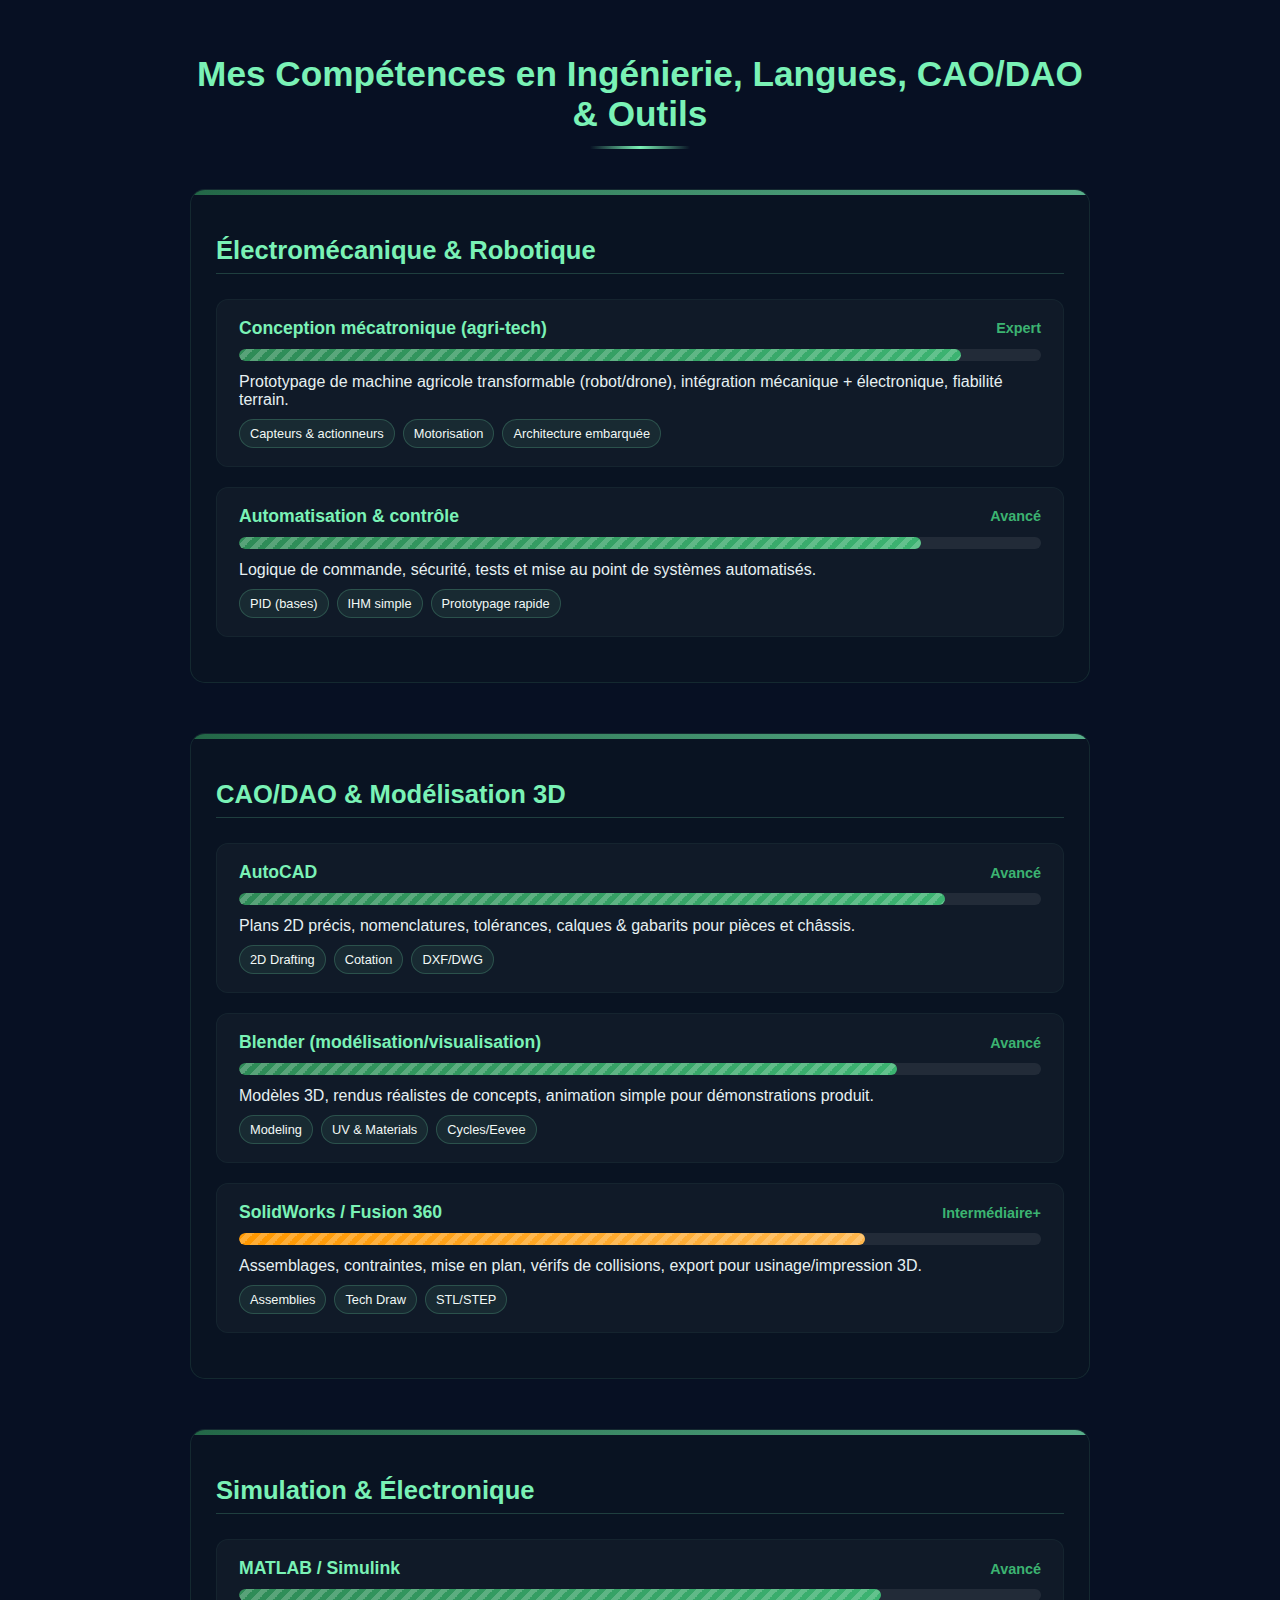
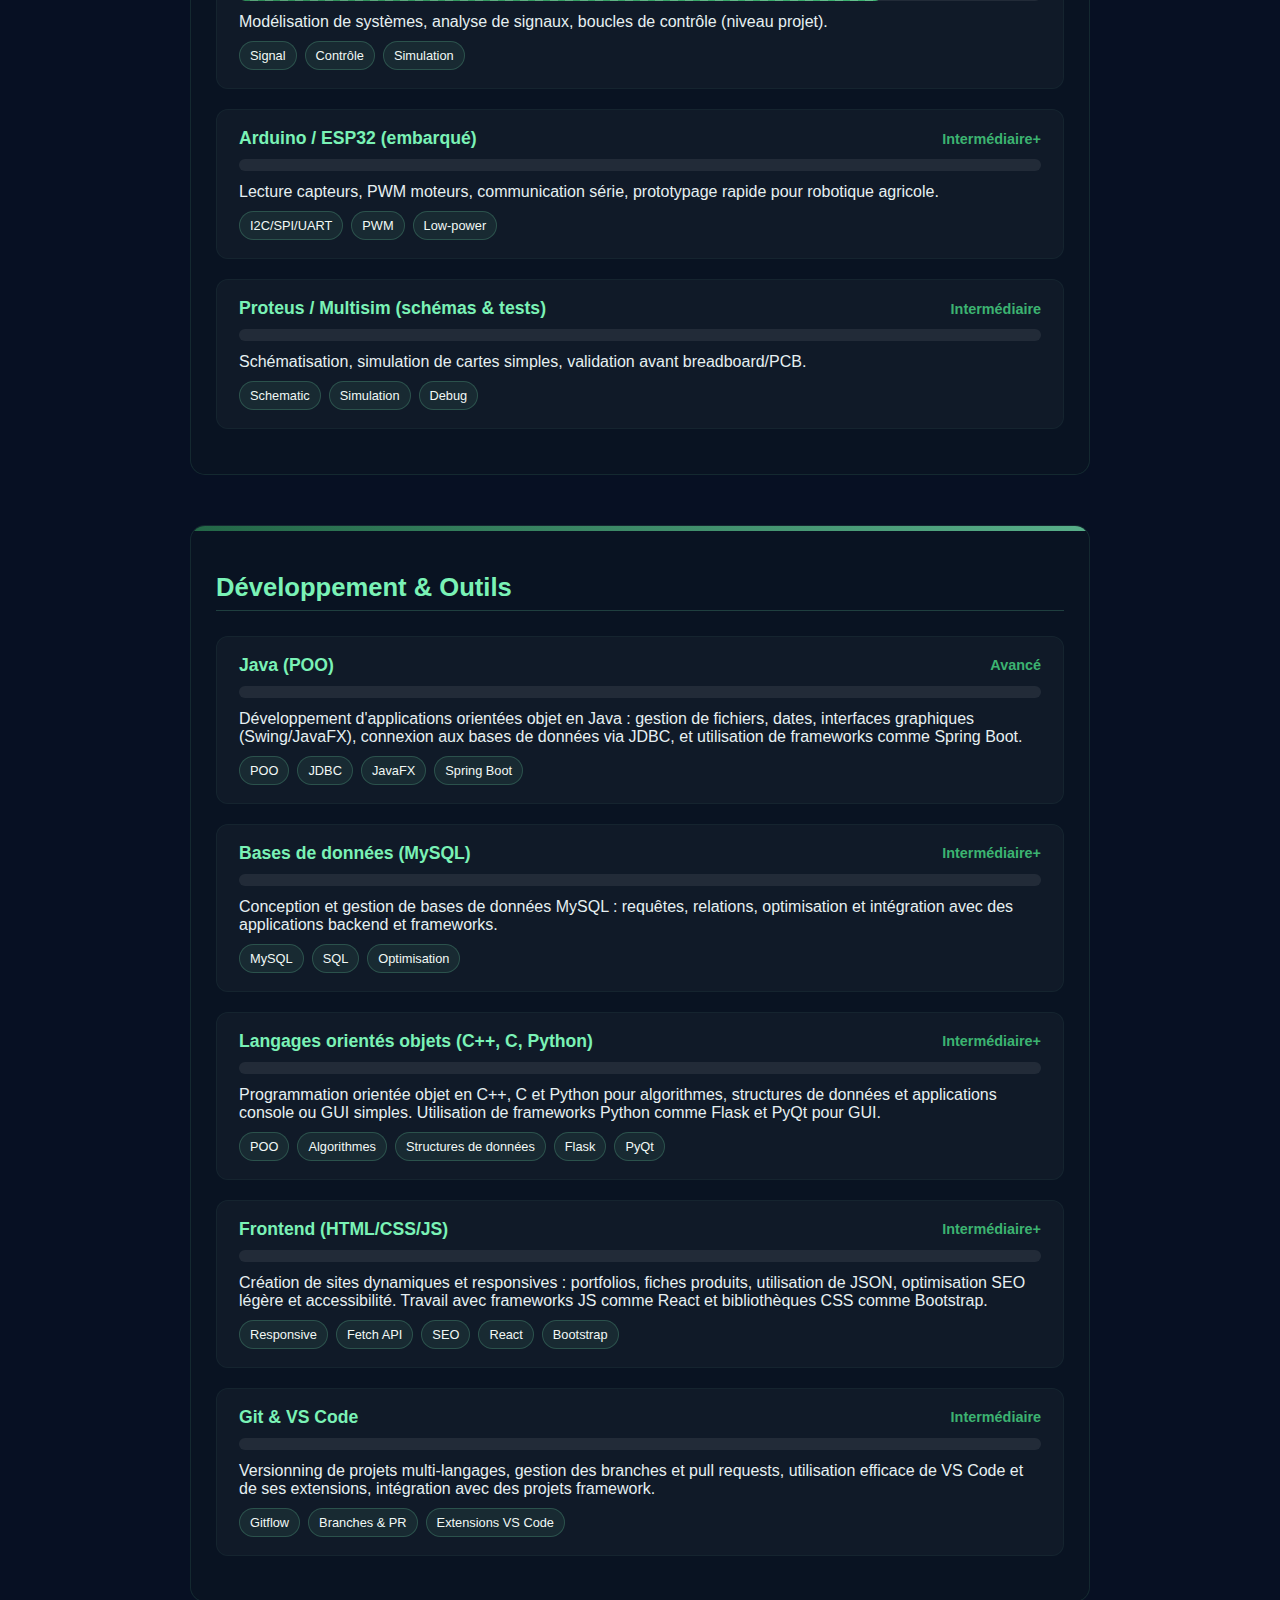
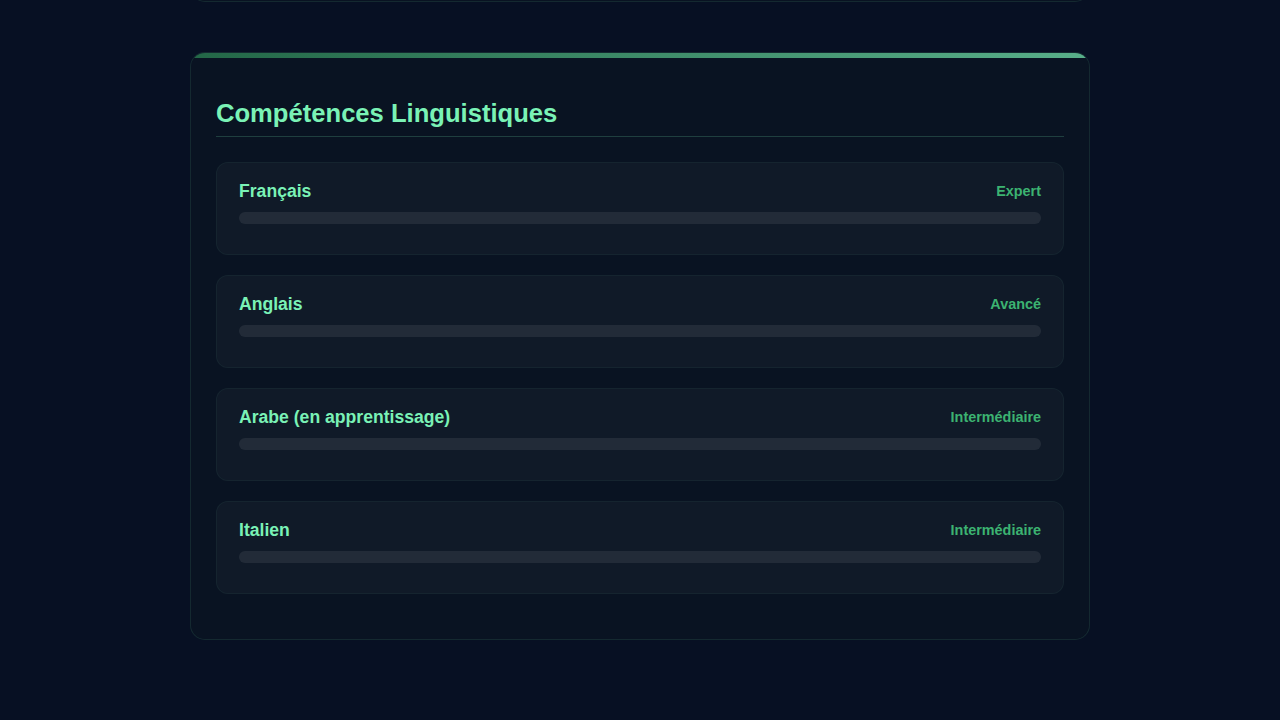
<file: Competences.html>
<!DOCTYPE html>
<html lang="fr">

<head>
    <meta charset="UTF-8" />
    <meta name="viewport" content="width=device-width, initial-scale=1.0" />

    <meta name="robots" content="index, follow" />
    <meta name="description" content="Compétences d’Ondongo Kyso Stachys : électromécanique, robotique agricole, CAO/DAO (AutoCAD, Blender, SolidWorks), simulation (MATLAB/Simulink), et développement." />
    <meta property="og:title" content="Compétences - Portfolio Ondongo Kyso Stachys" />
    <meta property="og:description" content="Ingénierie, robotique, CAO/DAO (AutoCAD, Blender, SolidWorks), simulation (MATLAB), dev & outils." />
    <meta property="og:image" content="Photo/Moi.jpg" />
    <meta property="og:url" content="https://odgks.com/Competences.html" />
    <meta property="og:type" content="website" />
    <meta property="og:locale" content="fr_FR" />
    <title>Compétences - ONDONGO KYSO STACHYS | Ingénierie & Outils</title>
    <link rel="icon" type="image/png" href="Photo/favicon.png">
    <style>
         :root {
            --primary: #2E8B57;
            --secondary: #3CB371;
            --accent: #7AF2B6;
            --dark: #0E2A1C;
            --light: #F1F8F5;
            --text-color: #e6f0f2;
            --bg: #071023
        }
        
        body {
            background: var(--bg);
            color: var(--text-color);
            font-family: 'Inter', Arial, sans-serif;
            margin: 0
        }
        
        .container {
            max-width: 900px;
            margin: 0 auto;
            padding: 30px 20px
        }
        
        h1 {
            text-align: center;
            margin-bottom: 40px;
            color: var(--accent);
            font-size: 2.2rem;
            position: relative;
            padding-bottom: 15px
        }
        
        h1::after {
            content: "";
            position: absolute;
            bottom: 0;
            left: 50%;
            transform: translateX(-50%);
            width: 100px;
            height: 3px;
            background: linear-gradient(90deg, transparent, var(--accent), transparent)
        }
        
        section.category {
            margin-bottom: 50px;
            background: rgba(11, 22, 34, .6);
            border-radius: 15px;
            padding: 25px;
            border: 1px solid rgba(122, 242, 182, .1);
            position: relative;
            overflow: hidden
        }
        
        section.category::before {
            content: "";
            position: absolute;
            top: 0;
            left: 0;
            width: 100%;
            height: 5px;
            background: linear-gradient(90deg, var(--primary), var(--accent));
            opacity: .7
        }
        
        section.category h2 {
            color: var(--accent);
            padding-bottom: 8px;
            margin-bottom: 25px;
            font-size: 1.6rem;
            border-bottom: 1px solid rgba(122, 242, 182, .2)
        }
        
        .skill {
            background: rgba(255, 255, 255, .03);
            border-radius: 12px;
            padding: 18px 22px;
            margin-bottom: 20px;
            cursor: pointer;
            transition: all .4s ease;
            border: 1px solid rgba(122, 242, 182, .05);
            position: relative
        }
        
        .skill:hover {
            transform: translateY(-5px);
            box-shadow: 0 10px 25px rgba(46, 139, 87, .15);
            border-color: rgba(122, 242, 182, .2);
            background: rgba(122, 242, 182, .05)
        }
        
        .skill-name {
            font-weight: 600;
            font-size: 1.1rem;
            margin-bottom: 10px;
            color: var(--accent);
            display: flex;
            justify-content: space-between;
            align-items: center;
            gap: 10px;
            flex-wrap: wrap
        }
        
        .skill-level {
            font-size: .9rem;
            color: var(--secondary)
        }
        
        .progress {
            width: 100%;
            height: 12px;
            background: rgba(255, 255, 255, .08);
            border-radius: 10px;
            margin-bottom: 12px;
            overflow: hidden;
            position: relative
        }
        
        .progress-bar {
            height: 100%;
            width: 0;
            border-radius: 10px;
            transition: width 1.5s cubic-bezier(.22, .61, .36, 1);
            position: relative;
            overflow: hidden
        }
        
        .progress-bar::after {
            content: "";
            position: absolute;
            inset: 0;
            background-image: linear-gradient(-45deg, rgba(255, 255, 255, .2) 25%, transparent 25%, transparent 50%, rgba(255, 255, 255, .2) 50%, rgba(255, 255, 255, .2) 75%, transparent 75%, transparent);
            background-size: 15px 15px;
            animation: move 2s linear infinite;
            border-radius: 10px
        }
        
        @keyframes move {
            0% {
                background-position: 0 0
            }
            100% {
                background-position: 15px 15px
            }
        }
        
        .green {
            background: linear-gradient(90deg, var(--primary), var(--secondary))
        }
        
        .orange {
            background: linear-gradient(90deg, #FF9800, #FFB74D)
        }
        
        .tagrow {
            display: flex;
            flex-wrap: wrap;
            gap: 8px;
            margin-top: 10px
        }
        
        .tag {
            font-size: .8rem;
            padding: 6px 10px;
            border-radius: 999px;
            background: rgba(122, 242, 182, .08);
            border: 1px solid rgba(122, 242, 182, .2);
            color: var(--light)
        }
        
        @media (max-width:768px) {
            .container {
                padding: 20px 15px
            }
            h1 {
                font-size: 1.8rem
            }
            section.category {
                padding: 20px 15px
            }
            .skill-name {
                flex-direction: column;
                align-items: flex-start
            }
        }
    </style>
</head>

<body>
    <div class="container">
        <h1 class="animate">Mes Compétences en Ingénierie, Langues, CAO/DAO & Outils</h1>

        <!-- Électromécanique & Robotique -->
        <section class="category animate" style="animation-delay:.1s">
            <h2>Électromécanique & Robotique</h2>
            <div class="skill" data-width="90">
                <div class="skill-name">Conception mécatronique (agri-tech) <span class="skill-level">Expert</span></div>
                <div class="progress">
                    <div class="progress-bar green"></div>
                </div>
                <div class="description">Prototypage de machine agricole transformable (robot/drone), intégration mécanique + électronique, fiabilité terrain.</div>
                <div class="tagrow">
                    <span class="tag">Capteurs & actionneurs</span><span class="tag">Motorisation</span><span class="tag">Architecture embarquée</span>
                </div>
            </div>
            <div class="skill" data-width="85">
                <div class="skill-name">Automatisation & contrôle <span class="skill-level">Avancé</span></div>
                <div class="progress">
                    <div class="progress-bar green"></div>
                </div>
                <div class="description">Logique de commande, sécurité, tests et mise au point de systèmes automatisés.</div>
                <div class="tagrow">
                    <span class="tag">PID (bases)</span><span class="tag">IHM simple</span><span class="tag">Prototypage rapide</span>
                </div>
            </div>
        </section>

        <!-- CAO/DAO & 3D -->
        <section class="category animate" style="animation-delay:.2s">
            <h2>CAO/DAO & Modélisation 3D</h2>
            <div class="skill" data-width="88">
                <div class="skill-name">AutoCAD <span class="skill-level">Avancé</span></div>
                <div class="progress">
                    <div class="progress-bar green"></div>
                </div>
                <div class="description">Plans 2D précis, nomenclatures, tolérances, calques & gabarits pour pièces et châssis.</div>
                <div class="tagrow">
                    <span class="tag">2D Drafting</span><span class="tag">Cotation</span><span class="tag">DXF/DWG</span>
                </div>
            </div>
            <div class="skill" data-width="82">
                <div class="skill-name">Blender (modélisation/visualisation) <span class="skill-level">Avancé</span></div>
                <div class="progress">
                    <div class="progress-bar green"></div>
                </div>
                <div class="description">Modèles 3D, rendus réalistes de concepts, animation simple pour démonstrations produit.</div>
                <div class="tagrow">
                    <span class="tag">Modeling</span><span class="tag">UV & Materials</span><span class="tag">Cycles/Eevee</span>
                </div>
            </div>
            <div class="skill" data-width="78">
                <div class="skill-name">SolidWorks / Fusion 360 <span class="skill-level">Intermédiaire+</span></div>
                <div class="progress">
                    <div class="progress-bar orange"></div>
                </div>
                <div class="description">Assemblages, contraintes, mise en plan, vérifs de collisions, export pour usinage/impression 3D.</div>
                <div class="tagrow">
                    <span class="tag">Assemblies</span><span class="tag">Tech Draw</span><span class="tag">STL/STEP</span>
                </div>
            </div>
        </section>

        <!-- Simulation & Électronique -->
        <section class="category animate" style="animation-delay:.3s">
            <h2>Simulation & Électronique</h2>
            <div class="skill" data-width="80">
                <div class="skill-name">MATLAB / Simulink <span class="skill-level">Avancé</span></div>
                <div class="progress">
                    <div class="progress-bar green"></div>
                </div>
                <div class="description">Modélisation de systèmes, analyse de signaux, boucles de contrôle (niveau projet).</div>
                <div class="tagrow">
                    <span class="tag">Signal</span><span class="tag">Contrôle</span><span class="tag">Simulation</span>
                </div>
            </div>
            <div class="skill" data-width="76">
                <div class="skill-name">Arduino / ESP32 (embarqué) <span class="skill-level">Intermédiaire+</span></div>
                <div class="progress">
                    <div class="progress-bar orange"></div>
                </div>
                <div class="description">Lecture capteurs, PWM moteurs, communication série, prototypage rapide pour robotique agricole.</div>
                <div class="tagrow">
                    <span class="tag">I2C/SPI/UART</span><span class="tag">PWM</span><span class="tag">Low-power</span>
                </div>
            </div>
            <div class="skill" data-width="72">
                <div class="skill-name">Proteus / Multisim (schémas & tests) <span class="skill-level">Intermédiaire</span></div>
                <div class="progress">
                    <div class="progress-bar orange"></div>
                </div>
                <div class="description">Schématisation, simulation de cartes simples, validation avant breadboard/PCB.</div>
                <div class="tagrow">
                    <span class="tag">Schematic</span><span class="tag">Simulation</span><span class="tag">Debug</span>
                </div>
            </div>
        </section>

        <section class="category animate" style="animation-delay:.4s">
            <h2>Développement & Outils</h2>

            <!-- Java & Bases de données -->
            <div class="skill" data-width="80">
                <div class="skill-name">Java (POO) <span class="skill-level">Avancé</span></div>
                <div class="progress">
                    <div class="progress-bar green"></div>
                </div>
                <div class="description">Développement d'applications orientées objet en Java : gestion de fichiers, dates, interfaces graphiques (Swing/JavaFX), connexion aux bases de données via JDBC, et utilisation de frameworks comme Spring Boot.</div>
                <div class="tagrow">
                    <span class="tag">POO</span><span class="tag">JDBC</span><span class="tag">JavaFX</span><span class="tag">Spring Boot</span>
                </div>
            </div>

            <!-- Bases de données -->
            <div class="skill" data-width="75">
                <div class="skill-name">Bases de données (MySQL) <span class="skill-level">Intermédiaire+</span></div>
                <div class="progress">
                    <div class="progress-bar blue"></div>
                </div>
                <div class="description">Conception et gestion de bases de données MySQL : requêtes, relations, optimisation et intégration avec des applications backend et frameworks.</div>
                <div class="tagrow">
                    <span class="tag">MySQL</span><span class="tag">SQL</span><span class="tag">Optimisation</span>
                </div>
            </div>

            <!-- Langages orientés objets -->
            <div class="skill" data-width="70">
                <div class="skill-name">Langages orientés objets (C++, C, Python) <span class="skill-level">Intermédiaire+</span></div>
                <div class="progress">
                    <div class="progress-bar orange"></div>
                </div>
                <div class="description">Programmation orientée objet en C++, C et Python pour algorithmes, structures de données et applications console ou GUI simples. Utilisation de frameworks Python comme Flask et PyQt pour GUI.</div>
                <div class="tagrow">
                    <span class="tag">POO</span><span class="tag">Algorithmes</span><span class="tag">Structures de données</span><span class="tag">Flask</span><span class="tag">PyQt</span>
                </div>
            </div>

            <!-- Frontend -->
            <div class="skill" data-width="74">
                <div class="skill-name">Frontend (HTML/CSS/JS) <span class="skill-level">Intermédiaire+</span></div>
                <div class="progress">
                    <div class="progress-bar orange"></div>
                </div>
                <div class="description">Création de sites dynamiques et responsives : portfolios, fiches produits, utilisation de JSON, optimisation SEO légère et accessibilité. Travail avec frameworks JS comme React et bibliothèques CSS comme Bootstrap.</div>
                <div class="tagrow">
                    <span class="tag">Responsive</span><span class="tag">Fetch API</span><span class="tag">SEO</span><span class="tag">React</span><span class="tag">Bootstrap</span>
                </div>
            </div>

            <!-- Git & VS Code -->
            <div class="skill" data-width="70">
                <div class="skill-name">Git & VS Code <span class="skill-level">Intermédiaire</span></div>
                <div class="progress">
                    <div class="progress-bar orange"></div>
                </div>
                <div class="description">Versionning de projets multi-langages, gestion des branches et pull requests, utilisation efficace de VS Code et de ses extensions, intégration avec des projets framework.</div>
                <div class="tagrow">
                    <span class="tag">Gitflow</span><span class="tag">Branches & PR</span><span class="tag">Extensions VS Code</span>
                </div>
            </div>
        </section>



        <!-- Langues -->
        <section class="category animate" style="animation-delay:.5s">
            <h2>Compétences Linguistiques</h2>
            <div class="skill" data-width="95">
                <div class="skill-name">Français <span class="skill-level">Expert</span></div>
                <div class="progress">
                    <div class="progress-bar green"></div>
                </div>
            </div>
            <div class="skill" data-width="85">
                <div class="skill-name">Anglais <span class="skill-level">Avancé</span></div>
                <div class="progress">
                    <div class="progress-bar green"></div>
                </div>
            </div>
            <div class="skill" data-width="70">
                <div class="skill-name">Arabe (en apprentissage) <span class="skill-level">Intermédiaire</span></div>
                <div class="progress">
                    <div class="progress-bar orange"></div>
                </div>
            </div>
            <div class="skill" data-width="65">
                <div class="skill-name">Italien <span class="skill-level">Intermédiaire</span></div>
                <div class="progress">
                    <div class="progress-bar orange"></div>
                </div>
            </div>
        </section>
    </div>

    <script>
        document.addEventListener('DOMContentLoaded', () => {
            // animation progressive des barres
            setTimeout(() => {
                document.querySelectorAll('.skill').forEach((skill, i) => {
                    const bar = skill.querySelector('.progress-bar');
                    if (!bar) return;
                    const width = skill.getAttribute('data-width') || 0;
                    setTimeout(() => {
                        bar.style.width = width + '%';
                    }, i * 120);
                });
            }, 250);

            // effet ripple au clic
            document.querySelectorAll('.skill').forEach(skill => {
                skill.addEventListener('click', e => {
                    const ripple = document.createElement('span');
                    ripple.style.position = 'absolute';
                    ripple.style.borderRadius = '50%';
                    ripple.style.transform = 'scale(0)';
                    ripple.style.animation = 'ripple .8s linear';
                    ripple.style.backgroundColor = 'rgba(122,242,182,.3)';
                    const rect = skill.getBoundingClientRect();
                    const size = Math.max(rect.width, rect.height);
                    ripple.style.width = ripple.style.height = size + 'px';
                    ripple.style.left = (e.clientX - rect.left - size / 2) + 'px';
                    ripple.style.top = (e.clientY - rect.top - size / 2) + 'px';
                    skill.appendChild(ripple);
                    setTimeout(() => ripple.remove(), 800);
                });
            });
        });
        // keyframes ripple
        (function() {
            const css = `@keyframes ripple{to{transform:scale(4);opacity:0}}`;
            const style = document.createElement('style');
            style.innerHTML = css;
            document.head.appendChild(style);
        })();
    </script>
</body>

</html>
</file>
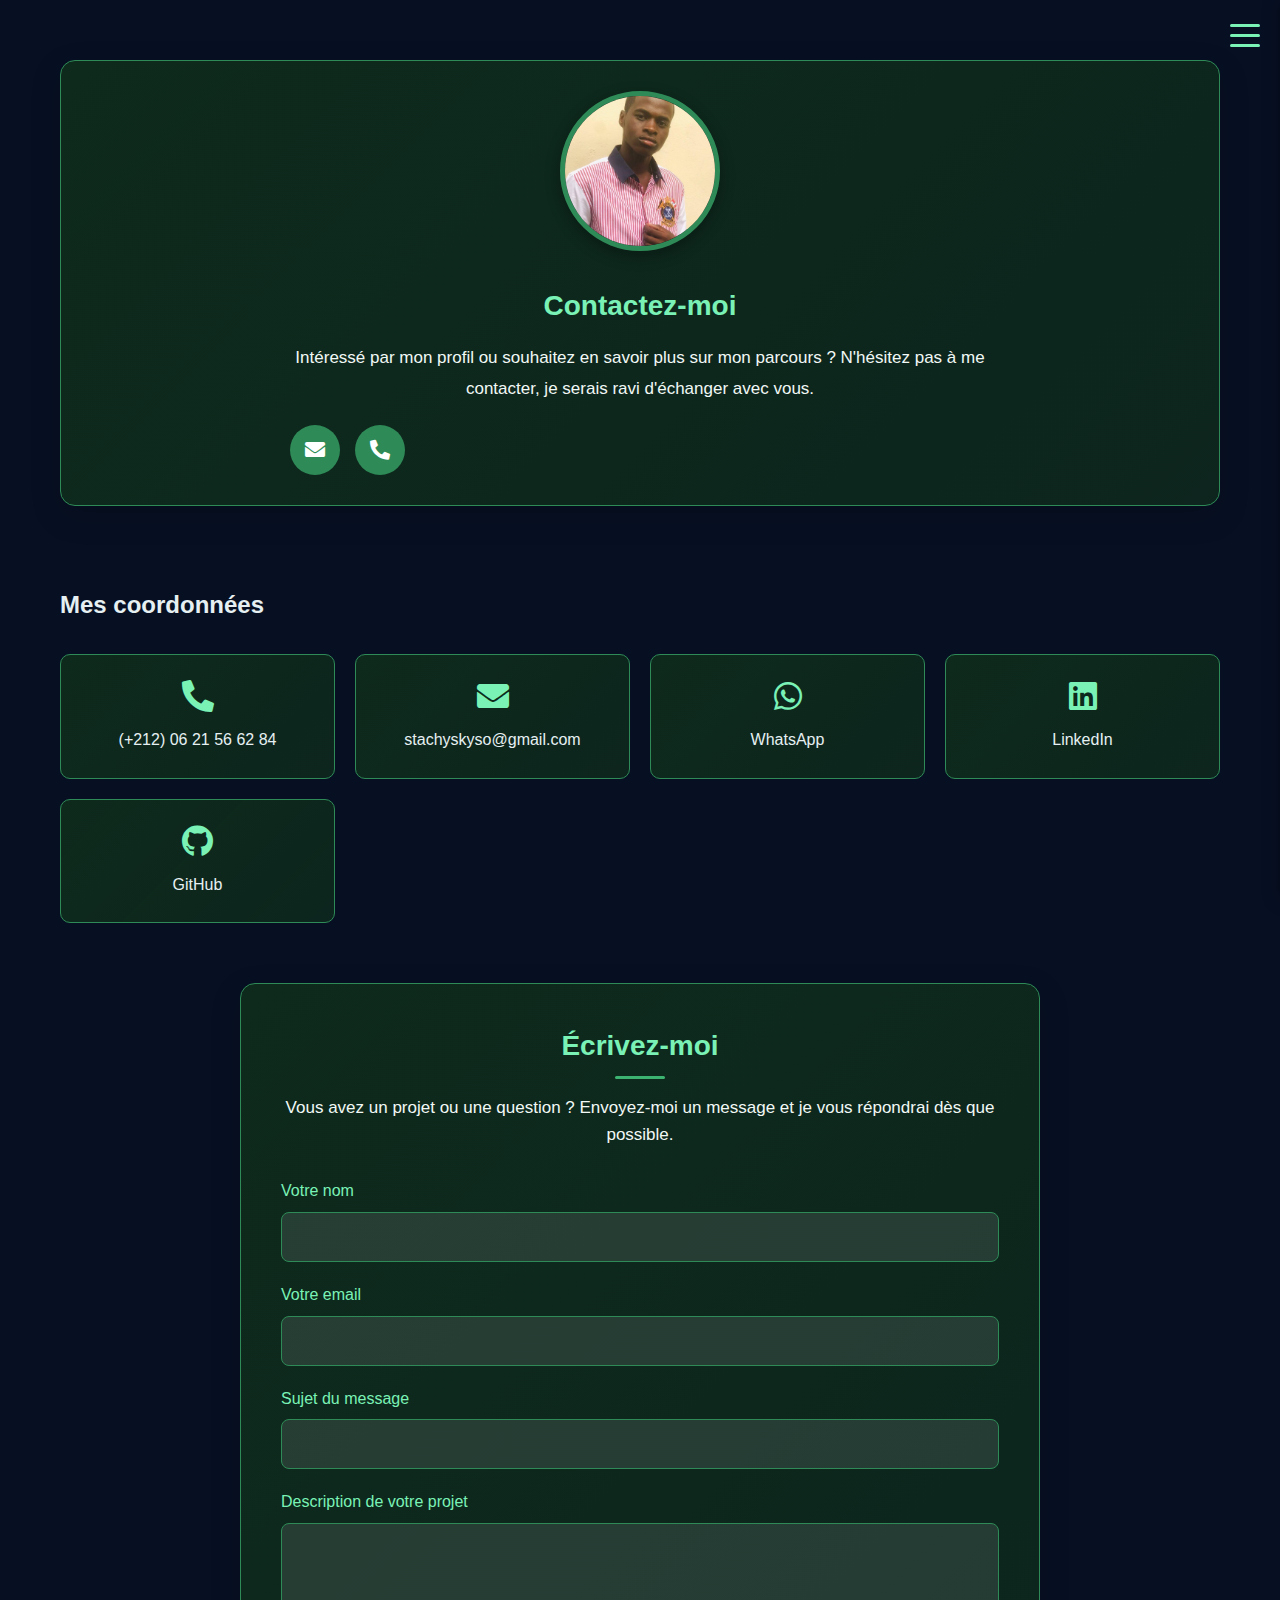
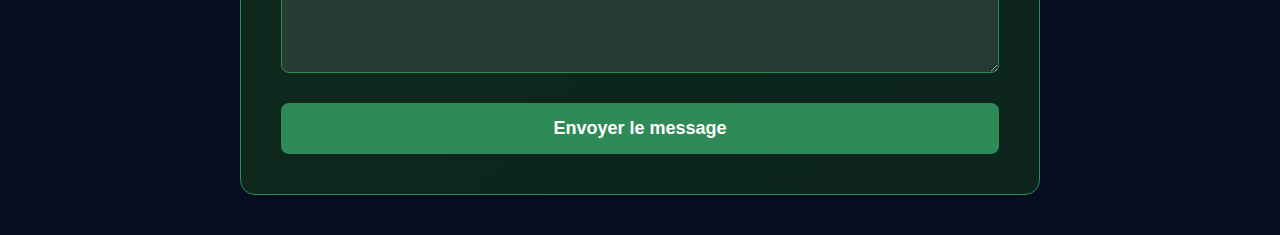
<file: ContactezMoi.html>
<!DOCTYPE html>
<html lang="fr">

<head>
    <!-- SEO classique -->
    <meta charset="UTF-8">
    <meta name="viewport" content="width=device-width, initial-scale=1.0">
    <meta name="robots" content="index, follow">
    <meta name="description" content="Contactez ONDONGO KYSO STACHYS, étudiant en ingénierie. Discutons de vos projets et opportunités de collaboration.">

    <!-- Open Graph pour réseaux sociaux -->
    <meta property="og:title" content="Contact - Portfolio ONDONGO KYSO STACHYS">
    <meta property="og:description" content="Contactez-moi afin de travailler ensemble sur vos projets en ingénierie et innovation.">
    <meta property="og:image" content="Photo/Moi.jpg">
    <meta property="og:url" content="https://odgks.com/ContactezMoi.html">
    <meta property="og:type" content="website">
    <meta property="og:locale" content="fr_FR">
    <meta property="og:linkedin" content="https://www.linkedin.com/in/stachys-kyso-77603b338/" />
    <!-- Twitter Card -->
    <meta name="twitter:card" content="summary_large_image">
    <meta name="twitter:title" content="Contact - Portfolio ONDONGO KYSO STACHYS">
    <meta name="twitter:description" content="Contactez-moi pour discuter de vos projets en ingénierie.">
    <meta name="twitter:image" content="Photo/Moi.jpg">

    <title>Contact - ONDONGO KYSO STACHYS | Portfolio Ingénierie</title>
    <link rel="icon" type="image/png" href="Photo/favicon.png">
    <link rel="stylesheet" href="https://cdnjs.cloudflare.com/ajax/libs/font-awesome/5.15.4/css/all.min.css">
    <style>
        /* Variables de couleurs */
        
         :root {
            --primary: #2E8B57;
            /* Vert forêt */
            --secondary: #3CB371;
            /* Vert moyen */
            --accent: #7AF2B6;
            /* Vert pastel */
            --dark: #0E2A1C;
            /* Vert foncé */
            --light: #F1F8F5;
            /* Vert très clair */
            --text-color: #e6f0f2;
            --bg: #071023;
            /* Fond bleu foncé */
        }
        /* Styles généraux */
        
        * {
            margin: 0;
            padding: 0;
            box-sizing: border-box;
            font-family: 'Segoe UI', Tahoma, Geneva, Verdana, sans-serif;
        }
        
        body {
            background: var(--bg);
            color: var(--text-color);
            line-height: 1.6;
            min-height: 100vh;
            overflow-x: hidden;
        }
        /* Menu burger */
        
        .burger {
            position: fixed;
            top: 20px;
            right: 20px;
            display: flex;
            flex-direction: column;
            justify-content: space-around;
            width: 30px;
            height: 30px;
            background: transparent;
            border: none;
            cursor: pointer;
            padding: 0;
            z-index: 1000;
        }
        
        .burger span {
            width: 30px;
            height: 3px;
            background: var(--accent);
            border-radius: 10px;
            transition: all 0.3s linear;
            position: relative;
            transform-origin: 1px;
        }
        
        .burger.open span:first-child {
            transform: rotate(45deg);
        }
        
        .burger.open span:nth-child(2) {
            opacity: 0;
            transform: translateX(20px);
        }
        
        .burger.open span:last-child {
            transform: rotate(-45deg);
        }
        /* Menu latéral */
        
        .nav-links {
            position: fixed;
            top: 0;
            right: -300px;
            width: 300px;
            height: 100%;
            background: var(--dark);
            transition: all 0.4s ease;
            z-index: 999;
            padding: 80px 20px 20px;
            box-shadow: -2px 0 15px rgba(0, 0, 0, 0.3);
            display: flex;
            flex-direction: column;
            gap: 15px;
        }
        
        .nav-links.open {
            right: 0;
        }
        
        .nav-links a {
            color: white;
            text-decoration: none;
            padding: 15px 20px;
            border-radius: 5px;
            transition: all 0.3s ease;
        }
        
        .nav-links a:hover {
            background: rgba(255, 255, 255, 0.1);
            padding-left: 30px;
        }
        /* Sections de contact */
        
        .contact-section {
            max-width: 1200px;
            margin: 40px auto;
            padding: 20px;
        }
        
        .contact-container {
            display: flex;
            flex-direction: column;
            align-items: center;
            background: linear-gradient(135deg, var(--dark) 0%, rgba(14, 42, 28, 0.8) 100%);
            border-radius: 15px;
            padding: 30px;
            box-shadow: 0 10px 30px rgba(0, 0, 0, 0.2);
            border: 1px solid var(--primary);
            text-align: center;
        }
        
        .contact-avatar img {
            width: 160px;
            height: 160px;
            border-radius: 50%;
            object-fit: cover;
            border: 5px solid var(--primary);
            margin-bottom: 25px;
            box-shadow: 0 5px 15px rgba(0, 0, 0, 0.3);
        }
        
        .contact-info h2 {
            color: var(--accent);
            margin-bottom: 15px;
            font-size: 28px;
        }
        
        .contact-info p {
            color: var(--light);
            max-width: 700px;
            font-size: 17px;
            line-height: 1.8;
            margin-bottom: 20px;
        }
        
        .contact-links {
            display: flex;
            gap: 15px;
        }
        
        .contact-icon {
            width: 50px;
            height: 50px;
            border-radius: 50%;
            display: flex;
            align-items: center;
            justify-content: center;
            background: var(--primary);
            color: white;
            text-decoration: none;
            font-size: 20px;
            transition: all 0.3s ease;
        }
        
        .contact-icon:hover {
            background: var(--accent);
            transform: translateY(-5px);
        }
        /* Cartes de contact */
        
        .contact-cards {
            display: grid;
            grid-template-columns: repeat(auto-fit, minmax(250px, 1fr));
            gap: 20px;
            margin-top: 30px;
        }
        
        .contact-card {
            display: flex;
            flex-direction: column;
            align-items: center;
            background: linear-gradient(135deg, var(--dark) 0%, rgba(14, 42, 28, 0.8) 100%);
            padding: 25px;
            border-radius: 10px;
            text-decoration: none;
            color: var(--text-color);
            transition: all 0.3s ease;
            border: 1px solid var(--primary);
        }
        
        .contact-card:hover {
            transform: translateY(-5px);
            border-color: var(--accent);
            box-shadow: 0 10px 25px rgba(0, 0, 0, 0.3);
        }
        
        .contact-card i {
            font-size: 32px;
            margin-bottom: 15px;
            color: var(--accent);
        }
        
        .contact-card span {
            font-size: 16px;
            text-align: center;
        }
        /* Section Écrivez-moi */
        
        .write-me-section {
            background: linear-gradient(135deg, var(--dark) 0%, rgba(14, 42, 28, 0.8) 100%);
            border-radius: 15px;
            padding: 40px;
            margin: 40px auto;
            max-width: 800px;
            box-shadow: 0 10px 30px rgba(0, 0, 0, 0.2);
            border: 1px solid var(--primary);
        }
        
        .write-me-section h2 {
            color: var(--accent);
            margin-bottom: 25px;
            font-size: 28px;
            text-align: center;
            position: relative;
        }
        
        .write-me-section h2::after {
            content: '';
            position: absolute;
            bottom: -10px;
            left: 50%;
            transform: translateX(-50%);
            width: 50px;
            height: 3px;
            background: var(--secondary);
            border-radius: 3px;
        }
        
        .write-me-section p {
            color: var(--light);
            text-align: center;
            margin-bottom: 30px;
            font-size: 17px;
        }
        
        .contact-form {
            display: flex;
            flex-direction: column;
            gap: 20px;
        }
        
        .form-group {
            display: flex;
            flex-direction: column;
            gap: 8px;
        }
        
        .form-group label {
            color: var(--accent);
            font-weight: 500;
        }
        
        .form-group input,
        .form-group textarea {
            padding: 15px;
            border-radius: 8px;
            border: 1px solid var(--primary);
            background: rgba(255, 255, 255, 0.1);
            color: var(--text-color);
            font-size: 16px;
            transition: all 0.3s ease;
        }
        
        .form-group input:focus,
        .form-group textarea:focus {
            outline: none;
            border-color: var(--accent);
            background: rgba(255, 255, 255, 0.15);
        }
        
        .form-group textarea {
            min-height: 150px;
            resize: vertical;
        }
        
        .submit-btn {
            padding: 15px 30px;
            background: var(--primary);
            color: white;
            border: none;
            border-radius: 8px;
            font-size: 18px;
            font-weight: 600;
            cursor: pointer;
            transition: all 0.3s ease;
            margin-top: 10px;
        }
        
        .submit-btn:hover {
            background: var(--accent);
            transform: translateY(-3px);
            box-shadow: 0 5px 15px rgba(0, 0, 0, 0.2);
        }
        /* Responsive */
        
        @media screen and (max-width: 768px) {
            .contact-cards {
                grid-template-columns: 1fr;
            }
            .write-me-section {
                padding: 25px;
            }
            .contact-container {
                padding: 20px;
            }
        }
    </style>
</head>

<body>
    <button class="burger" id="burger" aria-label="Ouvrir le menu" aria-expanded="false">
        <span></span>
        <span></span>
        <span></span>
    </button>

    <!-- MENU LATÉRAL -->
    <nav id="navLinks" class="nav-links" aria-hidden="true">
        <a href="index.html">Home</a>
        <a href="ContactezMoi.html">Contact</a>
        <a href="Competences.html">Compétences</a>
        <a href="Formation.html">Formation</a>
        <a href="Experience.html">Expérience</a>
        <a href="Project.html">Projets</a>
    </nav>

    <!-- ===== SECTION CONTACT ===== -->
    <section class="contact-section">
        <div class="contact-container">
            <!-- Avatar -->
            <div class="contact-avatar">
                <img src="Photo/Chemise.jpg" alt="Mon Avatar">
            </div>

            <!-- Bio -->
            <div class="contact-info">
                <h2>Contactez-moi</h2>
                <p>Intéressé par mon profil ou souhaitez en savoir plus sur mon parcours ? N'hésitez pas à me contacter, je serais ravi d'échanger avec vous.</p>

                <div class="contact-links">
                    <a href="mailto:stachyskyso@gmail.com" class="contact-icon">
                        <i class="fas fa-envelope"></i>
                    </a>
                    <a href="tel:+242065755961" class="contact-icon">
                        <i class="fas fa-phone-alt"></i>
                    </a>
                </div>
            </div>
        </div>
    </section>

    <!-- Infos contact -->
    <section class="contact-section">
        <h2>Mes coordonnées</h2>
        <div class="contact-cards">
            <a href="tel:+2120621566284" class="contact-card">
                <i class="fas fa-phone-alt"></i>
                <span>(+212) 06 21 56 62 84</span>
            </a>
            <a href="mailto:stachyskyso@gmail.com" class="contact-card">
                <i class="fas fa-envelope"></i>
                <span>stachyskyso@gmail.com</span>
            </a>
            <a href="https://wa.me/212621566284" class="contact-card" target="_blank">
                <i class="fab fa-whatsapp"></i>
                <span>WhatsApp</span>
            </a>
            <a href="https://www.linkedin.com/in/stachys-kyso-77603b338" class="contact-card" target="_blank">
                <i class="fab fa-linkedin"></i>
                <span>LinkedIn</span>
            </a>
            <a href="https://github.com/stachyskyso-bot" class="contact-card" target="_blank">
                <i class="fab fa-github"></i>
                <span>GitHub</span>
            </a>
        </div>
    </section>

    <!-- ===== SECTION ÉCRIVEZ-MOI ===== -->
    <section class="write-me-section">
        <h2>Écrivez-moi</h2>
        <p>Vous avez un projet ou une question ? Envoyez-moi un message et je vous répondrai dès que possible.</p>

        <form class="contact-form" action="https://formsubmit.co/stachyskyso@gmail.com" method="POST">
            <input type="hidden" name="_subject" value="Nouveau message depuis le portfolio">
            <input type="hidden" name="_template" value="table">
            <input type="hidden" name="_next" value="https://votresite.fr/merci.html">

            <div class="form-group">
                <label for="name">Votre nom</label>
                <input type="text" id="name" name="name" required>
            </div>

            <div class="form-group">
                <label for="email">Votre email</label>
                <input type="email" id="email" name="email" required>
            </div>

            <div class="form-group">
                <label for="subject">Sujet du message</label>
                <input type="text" id="subject" name="_subject" required>
            </div>

            <div class="form-group">
                <label for="message">Description de votre projet</label>
                <textarea id="message" name="message" required></textarea>
            </div>

            <button type="submit" class="submit-btn">Envoyer le message</button>
        </form>
    </section>

    <script>
        const burger = document.getElementById('burger');
        const nav = document.getElementById('navLinks');

        function openMenu() {
            burger.classList.add('open');
            burger.setAttribute('aria-expanded', 'true');
            nav.classList.add('open');
            nav.setAttribute('aria-hidden', 'false');
        }

        function closeMenu() {
            burger.classList.remove('open');
            burger.setAttribute('aria-expanded', 'false');
            nav.classList.remove('open');
            nav.setAttribute('aria-hidden', 'true');
        }

        burger.addEventListener('click', () => {
            nav.classList.contains('open') ? closeMenu() : openMenu();
        });

        // fermer si on clique en dehors du menu
        document.addEventListener('click', (e) => {
            if (!nav.contains(e.target) && !burger.contains(e.target) && nav.classList.contains('open')) {
                closeMenu();
            }
        });

        // fermer avec Échap
        document.addEventListener('keydown', (e) => {
            if (e.key === 'Escape' && nav.classList.contains('open')) closeMenu();
        });
    </script>
</body>

</html>
</file>
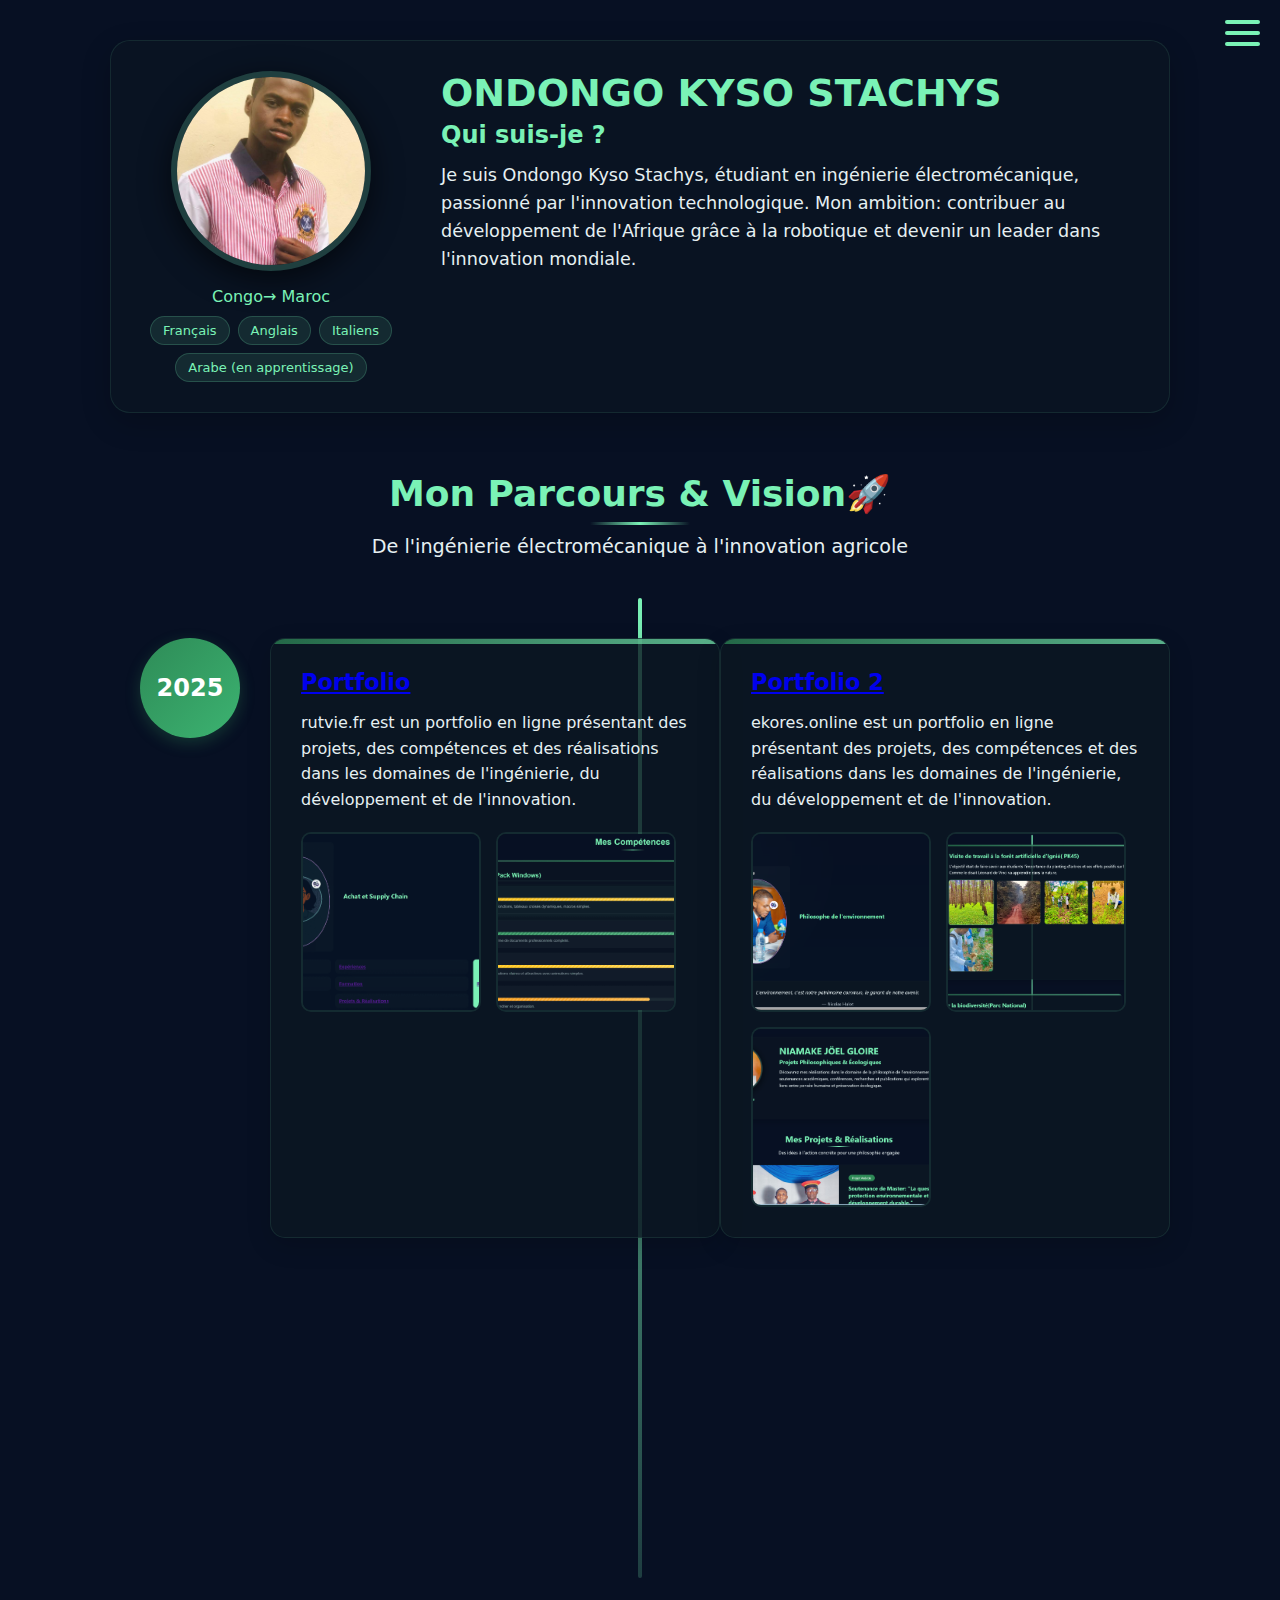
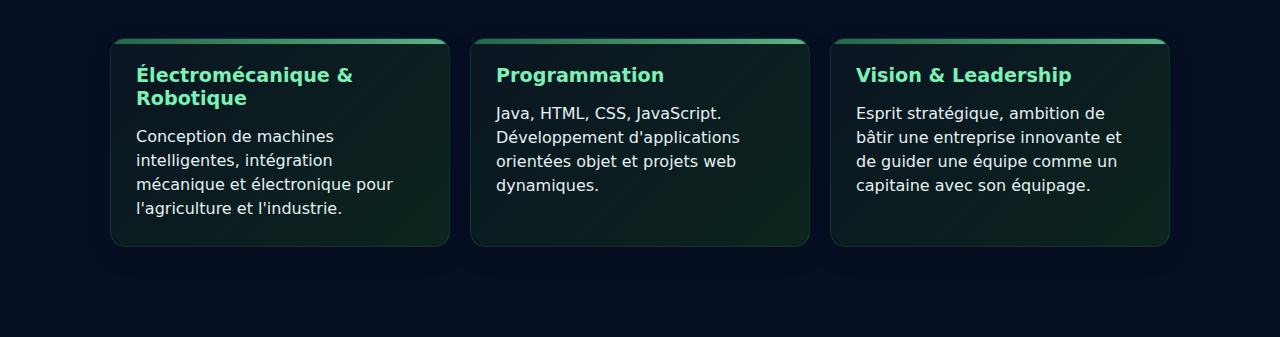
<file: Experience.html>
<!DOCTYPE html>
<html lang="fr">

<head>
    <meta charset="UTF-8">
    <meta name="viewport" content="width=device-width, initial-scale=1.0">
    <meta name="description" content="Découvrez le parcours d'Ondongo Kyso Stachys : Ingénieur en électromécanique, innovateur en robotique agricole et futur leader technologique.">

    <!-- Open Graph (réseaux sociaux) -->
    <meta property="og:title" content="Expérience - Portfolio Ondongo Kyso Stachys" />
    <meta property="og:description" content="Mon parcours : ingénierie, innovation agricole et ambition technologique." />
    <meta property="og:image" content="Photo/Moi.jpg" />
    <meta property="og:url" content="https://odgks.com/Experience.html" />
    <meta property="og:type" content="website" />
    <meta property="og:locale" content="fr_FR" />
    <meta name="twitter:card" content="summary_large_image" />
    <meta name="twitter:title" content="Expérience - Portfolio Ondongo Kyso Stachys" />
    <meta name="twitter:description" content="Découvrez mon parcours en électromécanique, robotique et innovation agricole." />
    <meta name="twitter:image" content="Photo/Moi.jpg" />

    <title>Expérience - ONDONGO KYSO STACHYS | Ingénierie & Innovation</title>
    <link rel="icon" type="image/png" href="Photo/favicon.png">

    <!-- JSON-LD (données structurées SEO) -->
    <script type="application/ld+json">
        {
            "@context": "https://schema.org",
            "@type": "Person",
            "name": "KYSO ONDONGO",
            "jobTitle": "Étudiant en ingénierie électromécanique",
            "url": "https://odgks.com/",
            "sameAs": [
                "https://www.linkedin.com/in/stachys-kyso-77603b338",
                "mailto:stachyskyso@gmail.com"
            ]
        }
    </script>

    <style>
        /* Variables de couleurs */
        
         :root {
            --primary: #2E8B57;
            /* Vert forêt */
            --secondary: #3CB371;
            /* Vert moyen */
            --accent: #7AF2B6;
            /* Vert pastel */
            --dark: #0E2A1C;
            /* Vert foncé */
            --light: #F1F8F5;
            /* Vert très clair */
            --card-bg: rgba(255, 255, 255, 0.05);
            --text-color: #e6f0f2;
            --bg: #071023;
        }
        
        * {
            box-sizing: border-box;
            margin: 0;
            padding: 0;
        }
        
        body {
            margin: 0;
            font-family: "Inter", system-ui, -apple-system, "Segoe UI", Roboto, "Helvetica Neue", Arial;
            background: var(--bg);
            color: var(--text-color);
            -webkit-font-smoothing: antialiased;
            -moz-osx-font-smoothing: grayscale;
            padding: 0;
        }
        
        .container {
            max-width: 1100px;
            margin: 0 auto;
            padding: 30px 20px;
        }
        /* Hero */
        
        .hero {
            display: flex;
            gap: 40px;
            align-items: flex-start;
            margin-top: 10px;
            padding: 30px;
            background: rgba(11, 22, 34, 0.6);
            border-radius: 20px;
            margin-bottom: 40px;
            box-shadow: 0 10px 30px rgba(0, 0, 0, 0.2);
            border: 1px solid rgba(122, 242, 182, 0.1);
        }
        
        .hero .left {
            width: 260px;
            text-align: center;
        }
        
        .avatar {
            width: 200px;
            height: 200px;
            border-radius: 50%;
            object-fit: cover;
            border: 6px solid rgba(122, 242, 182, 0.2);
            box-shadow: 0 8px 30px rgba(0, 0, 0, 0.6);
            transition: all 0.5s ease;
        }
        
        .avatar:hover {
            transform: scale(1.05);
            border-color: var(--accent);
        }
        
        .meta {
            margin-top: 12px;
        }
        
        .countries {
            color: var(--accent);
            margin-bottom: 10px;
            font-weight: 500;
        }
        
        .chips {
            display: flex;
            gap: 8px;
            justify-content: center;
            flex-wrap: wrap;
        }
        
        .chips .chip {
            padding: 6px 12px;
            border-radius: 20px;
            background: rgba(122, 242, 182, 0.1);
            color: var(--accent);
            font-size: 13px;
            border: 1px solid rgba(122, 242, 182, 0.2);
        }
        /* Right */
        
        .right {
            flex: 1;
        }
        
        .right h1 {
            font-size: 38px;
            margin: 0 0 6px;
            color: var(--accent);
        }
        
        .right h3 {
            color: var(--accent);
            margin: 0 0 12px;
            font-size: 1.5rem;
        }
        
        .right p {
            color: var(--text-color);
            line-height: 1.6;
            max-width: 680px;
            font-size: 1.1rem;
        }
        /* Section title */
        
        .section-title {
            margin: 60px 0 40px;
            text-align: center;
            position: relative;
        }
        
        .section-title h2 {
            font-size: 36px;
            margin: 0;
            color: var(--accent);
            display: inline-block;
            padding-bottom: 10px;
            position: relative;
        }
        
        .section-title h2::after {
            content: "";
            position: absolute;
            bottom: 0;
            left: 50%;
            transform: translateX(-50%);
            width: 100px;
            height: 3px;
            background: linear-gradient(90deg, transparent, var(--accent), transparent);
        }
        
        .section-title p {
            color: var(--text-color);
            font-size: 1.2rem;
            margin-top: 10px;
        }
        /* Adventure Path */
        
        .adventure-path {
            position: relative;
            padding: 40px 0;
            margin-bottom: 60px;
        }
        
        .path-line {
            position: absolute;
            left: 50%;
            top: 0;
            bottom: 0;
            width: 4px;
            background: linear-gradient(180deg, var(--accent), rgba(122, 242, 182, 0.2));
            transform: translateX(-50%);
            border-radius: 4px;
            z-index: 1;
        }
        
        .path-item {
            display: flex;
            margin-bottom: 60px;
            position: relative;
            z-index: 2;
            opacity: 0;
            transform: translateY(30px);
            transition: all 0.8s ease;
        }
        
        .path-item.visible {
            opacity: 1;
            transform: translateY(0);
        }
        
        .path-item.left {
            flex-direction: row;
        }
        
        .path-item.right {
            flex-direction: row-reverse;
        }
        
        .path-content {
            flex: 1;
            padding: 30px;
            background: rgba(11, 22, 34, 0.8);
            border-radius: 15px;
            box-shadow: 0 8px 25px rgba(0, 0, 0, 0.15);
            border: 1px solid rgba(122, 242, 182, 0.1);
            position: relative;
            overflow: hidden;
        }
        
        .path-content::before {
            content: "";
            position: absolute;
            top: 0;
            left: 0;
            width: 100%;
            height: 5px;
            background: linear-gradient(90deg, var(--primary), var(--accent));
            opacity: 0.7;
        }
        
        .path-year {
            width: 100px;
            height: 100px;
            display: flex;
            align-items: center;
            justify-content: center;
            background: linear-gradient(135deg, var(--primary), var(--secondary));
            border-radius: 50%;
            color: white;
            font-weight: bold;
            font-size: 1.5rem;
            margin: 0 30px;
            flex-shrink: 0;
            box-shadow: 0 5px 15px rgba(46, 139, 87, 0.3);
            position: relative;
            z-index: 3;
        }
        
        .path-content h3 {
            color: var(--accent);
            margin-bottom: 15px;
            font-size: 1.4rem;
        }
        
        .path-content p {
            color: var(--text-color);
            line-height: 1.6;
            margin-bottom: 20px;
        }
        /* Media Gallery */
        
        .media-gallery {
            display: flex;
            flex-wrap: wrap;
            gap: 15px;
            margin-top: 20px;
        }
        
        .media-item {
            width: 180px;
            height: 180px;
            border-radius: 10px;
            overflow: hidden;
            transition: all 0.4s ease;
            border: 2px solid rgba(122, 242, 182, 0.1);
        }
        
        .media-item:hover {
            transform: scale(1.05);
            border-color: var(--accent);
            box-shadow: 0 8px 20px rgba(0, 0, 0, 0.3);
            cursor: pointer;
        }
        
        .media-item img,
        .media-item video {
            width: 100%;
            height: 100%;
            object-fit: cover;
            display: block;
        }
        /* Skills */
        
        .skills {
            display: flex;
            gap: 20px;
            margin: 60px 0;
            flex-wrap: wrap;
            justify-content: center;
        }
        
        .skill-card {
            flex: 1;
            min-width: 280px;
            background: linear-gradient(135deg, rgba(11, 22, 34, 0.8), rgba(14, 42, 28, 0.8));
            padding: 25px;
            border-radius: 15px;
            box-shadow: 0 8px 25px rgba(0, 0, 0, 0.15);
            border: 1px solid rgba(122, 242, 182, 0.1);
            transition: all 0.4s ease;
            position: relative;
            overflow: hidden;
        }
        
        .skill-card::before {
            content: "";
            position: absolute;
            top: 0;
            left: 0;
            width: 100%;
            height: 5px;
            background: linear-gradient(90deg, var(--primary), var(--accent));
            opacity: 0.7;
        }
        
        .skill-card:hover {
            transform: translateY(-5px);
            box-shadow: 0 12px 30px rgba(0, 0, 0, 0.25);
            border-color: rgba(122, 242, 182, 0.2);
        }
        
        .skill-card h4 {
            margin: 0 0 15px;
            color: var(--accent);
            font-size: 1.2rem;
        }
        
        .skill-card p {
            margin: 0;
            color: var(--text-color);
            line-height: 1.5;
        }
        /* Menu Burger */
        
        .burger {
            position: fixed;
            top: 20px;
            right: 20px;
            width: 35px;
            height: 26px;
            cursor: pointer;
            z-index: 1001;
            display: flex;
            flex-direction: column;
            justify-content: space-between;
        }
        
        .burger span {
            height: 4px;
            background: var(--accent);
            border-radius: 4px;
            transition: 0.4s;
        }
        /* Animation Burger en croix */
        
        .burger.active span:nth-child(1) {
            transform: rotate(45deg) translate(6px, 6px);
        }
        
        .burger.active span:nth-child(2) {
            opacity: 0;
        }
        
        .burger.active span:nth-child(3) {
            transform: rotate(-45deg) translate(6px, -6px);
        }
        /* Menu */
        
        .menu {
            position: fixed;
            top: 0;
            right: -100%;
            width: 70%;
            height: 100%;
            background: rgba(14, 42, 28, 0.95);
            backdrop-filter: blur(10px);
            padding-top: 80px;
            display: flex;
            flex-direction: column;
            gap: 20px;
            transition: 0.5s ease;
            z-index: 1000;
        }
        
        .menu.active {
            right: 0;
        }
        
        .menu a {
            text-decoration: none;
            color: var(--text-color);
            font-size: 1.5em;
            padding: 10px 20px;
            border-left: 3px solid transparent;
            transition: 0.3s;
        }
        
        .menu a:hover {
            border-left: 3px solid var(--accent);
            background: rgba(122, 242, 182, 0.1);
        }
        /* Animations */
        
        @keyframes fadeInUp {
            from {
                opacity: 0;
                transform: translateY(30px);
            }
            to {
                opacity: 1;
                transform: translateY(0);
            }
        }
        
        .animate {
            animation: fadeInUp 0.8s ease forwards;
        }
        /* Responsive */
        
        @media (max-width: 900px) {
            .hero {
                flex-direction: column;
                align-items: center;
                text-align: center;
            }
            .path-item {
                flex-direction: column !important;
                align-items: center;
                text-align: center;
            }
            .path-year {
                margin: 0 0 20px 0;
            }
            .path-line {
                left: 50px;
                transform: none;
            }
            .skills {
                flex-direction: column;
            }
        }
        
        @media (max-width: 600px) {
            .media-item {
                width: 140px;
                height: 140px;
            }
            .path-content {
                padding: 20px;
            }
        }
    </style>
</head>

<body>
    <div class="container">
        <!-- HERO -->
        <section class="hero animate">
            <div class="left">
                <img class="avatar" src="Photo/Chemise.jpg" alt="Ondongo Kyso Stachys">
                <div class="meta">
                    <p class="countries">Congo→ Maroc</p>
                    <div class="chips">
                        <div class="chip">Français</div>
                        <div class="chip">Anglais</div>
                        <div class="chip">Italiens</div>
                        <div class="chip">Arabe (en apprentissage)</div>
                    </div>
                </div>
            </div>
            <div class="right">
                <h1>ONDONGO KYSO STACHYS</h1>
                <h3>Qui suis-je ?</h3>
                <p>Je suis Ondongo Kyso Stachys, étudiant en ingénierie électromécanique, passionné par l'innovation technologique. Mon ambition: contribuer au développement de l'Afrique grâce à la robotique et devenir un leader dans
                    l'innovation mondiale.</p>
            </div>
        </section>

        <!-- TIMELINE -->
        <section class="section-title animate">
            <h2>Mon Parcours & Vision🚀</h2>
            <p>De l'ingénierie électromécanique à l'innovation agricole</p>
        </section>

        <section class="adventure-path">
            <div class="path-line"></div>

            <div class="path-item left">
                <div class="path-year">2025</div>
                <div class="path-content">
                    <h3><a href="https://rutvie.fr" target="_blank" rel="noopener noreferrer">Portfolio</a></h3>
                    <p>rutvie.fr est un portfolio en ligne présentant des projets, des compétences et des réalisations dans les domaines de l'ingénierie, du développement et de l'innovation.</p>
                    <div class="media-gallery">
                        <div class="media-item">
                            <img src="Photo/rutvie.png" alt="Prototype agricole" loading="lazy">
                        </div>
                        <div class="media-item">
                            <img src="Photo/Compétences.png" alt="Prototype agricole" loading="lazy">
                        </div>
                    </div>
                </div>
                <div class="path-content">
                    <h3><a href="https://ekores.online" target="_blank" rel="noopener noreferrer">Portfolio 2</a></h3>
                    <p>ekores.online est un portfolio en ligne présentant des projets, des compétences et des réalisations dans les domaines de l'ingénierie, du développement et de l'innovation.</p>
                    <div class="media-gallery">
                        <div class="media-item">
                            <img src="Photo/ekores.png" alt="Prototype agricole" loading="lazy">
                        </div>
                        <div class="media-item">
                            <img src="Photo/comp.png" alt="Prototype agricole" loading="lazy">
                        </div>
                         <div class="media-item">
                            <img src="Photo/Projet.png" alt="Prototype agricole" loading="lazy">
                        </div>
                    </div>
                </div>
            </div>

            <div class="path-item right">
                <div class="path-year">2024</div>
                <div class="path-content">
                    <h3>École Mohammadia d'Ingénieurs (EMI)</h3>
                    <p>Études en électromécanique et automatisme. Développement de projets interdisciplinaires en robotique et informatique industrielle.</p>
                </div>
            </div>
        </section>

        <!-- COMPÉTENCES -->
        <section class="skills">
            <div class="skill-card animate">
                <h4>Électromécanique & Robotique</h4>
                <p>Conception de machines intelligentes, intégration mécanique et électronique pour l'agriculture et l'industrie.</p>
            </div>

            <div class="skill-card animate" style="animation-delay: 0.2s">
                <h4>Programmation</h4>
                <p>Java, HTML, CSS, JavaScript. Développement d'applications orientées objet et projets web dynamiques.</p>
            </div>

            <div class="skill-card animate" style="animation-delay: 0.4s">
                <h4>Vision & Leadership</h4>
                <p>Esprit stratégique, ambition de bâtir une entreprise innovante et de guider une équipe comme un capitaine avec son équipage.</p>
            </div>
        </section>
    </div>

    <!-- BURGER MENU -->
    <div class="burger" id="burger">
        <span></span>
        <span></span>
        <span></span>
    </div>

    <nav class="menu" id="menu">
        <a href="index.html">🏠 Home</a>
        <a href="ContactezMoi.html">📩 Contact</a>
        <a href="Competences.html">💡 Compétences</a>
        <a href="Formation.html">🎓 Formation</a>
        <a href="Experience.html">💼 Expérience</a>
        <a href="Project.html">📂 Projets</a>
    </nav>

    <script>
        // Menu burger
        const burger = document.getElementById('burger');
        const menu = document.getElementById('menu');
        burger.addEventListener('click', () => {
            burger.classList.toggle('active');
            menu.classList.toggle('active');
        });

        // Animation des éléments
        document.addEventListener('DOMContentLoaded', function() {
            const pathItems = document.querySelectorAll('.path-item');

            function checkVisibility() {
                pathItems.forEach(item => {
                    const position = item.getBoundingClientRect();
                    if (position.top < window.innerHeight - 100) {
                        item.classList.add('visible');
                    }
                });
            }
            checkVisibility();
            window.addEventListener('scroll', checkVisibility);
        });
    </script>
</body>


</html>
</file>
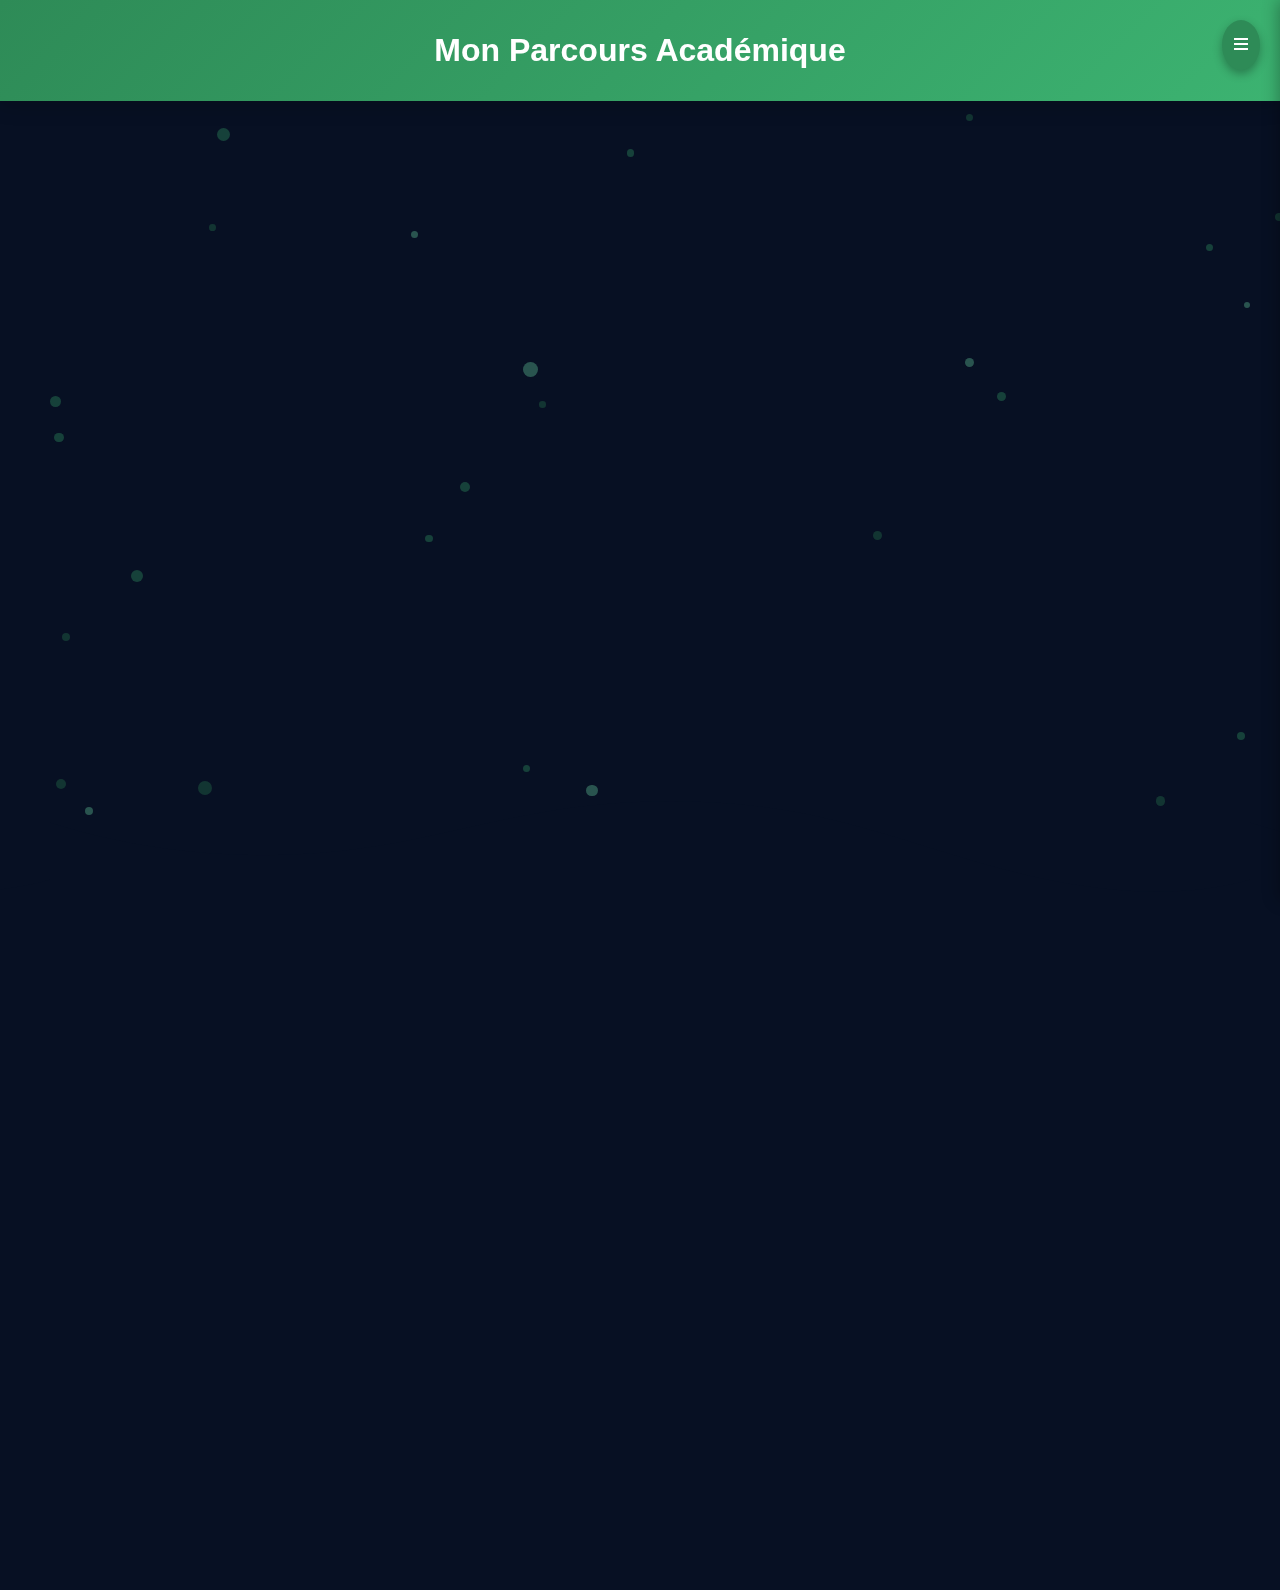
<file: Formation.html>
<!DOCTYPE html>
<html lang="fr">

<head>
    <meta charset="UTF-8">
    <meta name="viewport" content="width=device-width, initial-scale=1.0">
    <meta name="robots" content="index, follow">

    <!-- SEO description -->
    <meta name="description" content="Découvrez le parcours académique de ONDONGO KYSO STACHYS : Étudiant en ingénierie à l'EMG, ancien de l'ENSP et titulaire d'un bac D en SVT.">

    <!-- Open Graph (réseaux sociaux) -->
    <meta property="og:title" content="Formation - Portfolio ONDONGO KYSO STACHYS" />
    <meta property="og:description" content="Étudiant en ingénierie à l'EMG, ancien de l'ENSP et titulaire d'un bac D en SVT. Découvrez mon parcours académique." />
    <meta property="og:image" content="Photo/photo.jpg" />
    <meta property="og:url" content="https://odgks.com/Formation.html" />
    <meta property="og:type" content="website" />
    <meta property="og:locale" content="fr_FR" />


    <!-- Twitter Card -->
    <meta name="twitter:card" content="summary_large_image" />
    <meta name="twitter:title" content="Formation - Portfolio ONDONGO KYSO STACHYS" />
    <meta name="twitter:description" content="Découvrez mon parcours académique : Étudiant en ingénierie à l'EMG, ancien de l'ENSP et titulaire d'un bac D en SVT." />
    <meta name="twitter:image" content="Photo/photo.jpg" />

    <!-- Titre -->
    <title>Formation - ONDONGO KYSO STACHYS | Portfolio Ingénierie</title>
    <link rel="icon" type="image/png" href="Photo/favicon.png">
    <style>
        /* Variables de couleurs */
        
         :root {
            --primary: #2E8B57;
            /* Vert forêt */
            --secondary: #3CB371;
            /* Vert moyen */
            --accent: #7AF2B6;
            /* Vert pastel */
            --dark: #0E2A1C;
            /* Vert foncé */
            --light: #F1F8F5;
            /* Vert très clair */
            --card-bg: rgba(255, 255, 255, 0.05);
            --text-color: #e6f0f2;
            --bg: #071023;
            /* Fond bleu foncé */
        }
        /* Styles généraux */
        
        * {
            margin: 0;
            padding: 0;
            box-sizing: border-box;
            font-family: 'Segoe UI', Tahoma, Geneva, Verdana, sans-serif;
        }
        
        body {
            background: var(--bg);
            color: var(--text-color);
            line-height: 1.6;
            min-height: 100vh;
            overflow-x: hidden;
        }
        
        h1 {
            text-align: center;
            padding: 25px;
            background: linear-gradient(135deg, var(--primary) 0%, var(--secondary) 100%);
            color: white;
            margin-bottom: 30px;
            box-shadow: 0 4px 20px rgba(0, 0, 0, 0.2);
            position: relative;
            overflow: hidden;
        }
        
        h1::after {
            content: '';
            position: absolute;
            top: 0;
            left: 0;
            width: 100%;
            height: 100%;
            background: linear-gradient(90deg, transparent, rgba(255, 255, 255, 0.2), transparent);
            transform: translateX(-100%);
            animation: shimmer 3s infinite;
        }
        
        @keyframes shimmer {
            100% {
                transform: translateX(100%);
            }
        }
        /* Menu latéral */
        
        .menu-toggle {
            position: fixed;
            top: 20px;
            right: 20px;
            background: var(--primary);
            color: white;
            padding: 12px;
            border-radius: 50%;
            cursor: pointer;
            z-index: 1000;
            box-shadow: 0 4px 10px rgba(0, 0, 0, 0.3);
            transition: all 0.3s ease;
        }
        
        .menu-toggle:hover {
            transform: rotate(90deg);
            background: var(--secondary);
        }
        
        .side-menu {
            position: fixed;
            top: 0;
            right: -300px;
            width: 300px;
            height: 100%;
            background: var(--dark);
            transition: all 0.4s ease;
            z-index: 999;
            padding-top: 60px;
            box-shadow: -2px 0 15px rgba(0, 0, 0, 0.3);
        }
        
        .side-menu.active {
            right: 0;
        }
        
        .close-btn {
            position: absolute;
            top: 20px;
            right: 20px;
            color: white;
            font-size: 24px;
            cursor: pointer;
            transition: all 0.3s ease;
        }
        
        .close-btn:hover {
            transform: scale(1.2);
        }
        
        .side-menu ul {
            list-style: none;
            padding: 0;
        }
        
        .side-menu ul li {
            padding: 15px 25px;
            border-bottom: 1px solid rgba(255, 255, 255, 0.1);
            transition: all 0.3s ease;
        }
        
        .side-menu ul li:hover {
            background: rgba(255, 255, 255, 0.1);
            padding-left: 30px;
        }
        
        .side-menu ul li a {
            color: white;
            text-decoration: none;
            display: block;
            transition: all 0.3s ease;
            position: relative;
        }
        
        .side-menu ul li a::before {
            content: '';
            position: absolute;
            bottom: -5px;
            left: 0;
            width: 0;
            height: 2px;
            background: var(--accent);
            transition: all 0.3s ease;
        }
        
        .side-menu ul li a:hover::before {
            width: 100%;
        }
        
        .side-menu ul li a.active {
            color: var(--accent);
        }
        /* Conteneur principal */
        
        .main-container {
            display: flex;
            flex-direction: column;
            max-width: 1200px;
            margin: 0 auto;
            padding: 20px;
        }
        /* Section profil */
        
        .profile-section {
            display: flex;
            flex-direction: column;
            align-items: center;
            background: linear-gradient(135deg, var(--dark) 0%, rgba(14, 42, 28, 0.8) 100%);
            border-radius: 15px;
            padding: 30px;
            margin-bottom: 50px;
            box-shadow: 0 10px 30px rgba(0, 0, 0, 0.2);
            text-align: center;
            position: relative;
            overflow: hidden;
            transform: translateY(50px);
            opacity: 0;
            animation: fadeInUp 1s forwards 0.5s;
            border: 1px solid var(--primary);
        }
        
        .profile-section::before {
            content: '';
            position: absolute;
            top: 0;
            left: 0;
            width: 5px;
            height: 100%;
            background: linear-gradient(to bottom, var(--primary), var(--accent));
        }
        
        .profile-pic {
            width: 160px;
            height: 160px;
            border-radius: 50%;
            object-fit: cover;
            border: 5px solid var(--primary);
            margin-bottom: 25px;
            box-shadow: 0 5px 15px rgba(0, 0, 0, 0.3);
            transition: all 0.5s ease;
        }
        
        .profile-pic:hover {
            transform: scale(1.05);
            box-shadow: 0 8px 20px rgba(0, 0, 0, 0.4);
            border-color: var(--accent);
        }
        
        .profile-section h2 {
            color: var(--accent);
            margin-bottom: 15px;
            font-size: 28px;
            position: relative;
            display: inline-block;
        }
        
        .profile-section h2::after {
            content: '';
            position: absolute;
            bottom: -10px;
            left: 50%;
            transform: translateX(-50%);
            width: 50px;
            height: 3px;
            background: var(--secondary);
            border-radius: 3px;
        }
        
        .profile-section p {
            color: var(--light);
            max-width: 700px;
            font-size: 17px;
            line-height: 1.8;
        }
        /* Timeline verticale animée */
        
        .timeline {
            position: relative;
            max-width: 900px;
            margin: 0 auto 50px;
            padding: 40px 0;
            opacity: 0;
            animation: fadeIn 1s forwards 1s;
        }
        
        .timeline::after {
            content: '';
            position: absolute;
            width: 6px;
            background: linear-gradient(to bottom, var(--primary), var(--accent));
            top: 0;
            bottom: 0;
            left: 50%;
            margin-left: -3px;
            border-radius: 10px;
        }
        
        .timeline-item {
            padding: 10px 40px;
            position: relative;
            width: 50%;
            opacity: 0;
            transform: translateX(-50px);
            transition: all 0.8s ease;
        }
        
        .timeline-item.visible {
            opacity: 1;
            transform: translateX(0);
        }
        
        .timeline-item:nth-child(even) {
            left: 50%;
            transform: translateX(50px);
        }
        
        .timeline-item:nth-child(even).visible {
            transform: translateX(0);
        }
        
        .timeline-content {
            padding: 20px 30px;
            background: linear-gradient(135deg, var(--dark) 0%, rgba(14, 42, 28, 0.8) 100%);
            position: relative;
            border-radius: 10px;
            box-shadow: 0 5px 15px rgba(0, 0, 0, 0.2);
            transition: all 0.3s ease;
            border: 1px solid var(--primary);
        }
        
        .timeline-content:hover {
            transform: translateY(-5px);
            box-shadow: 0 10px 25px rgba(0, 0, 0, 0.3);
            border-color: var(--accent);
        }
        
        .timeline-item:nth-child(odd) .timeline-content::after {
            content: '';
            position: absolute;
            width: 20px;
            height: 20px;
            right: -10px;
            top: 50%;
            transform: translateY(-50%) rotate(45deg);
            background: linear-gradient(135deg, var(--dark) 0%, rgba(14, 42, 28, 0.8) 100%);
            border-right: 1px solid var(--primary);
            border-top: 1px solid var(--primary);
        }
        
        .timeline-item:nth-child(even) .timeline-content::after {
            content: '';
            position: absolute;
            width: 20px;
            height: 20px;
            left: -10px;
            top: 50%;
            transform: translateY(-50%) rotate(45deg);
            background: linear-gradient(135deg, var(--dark) 0%, rgba(14, 42, 28, 0.8) 100%);
            border-left: 1px solid var(--primary);
            border-bottom: 1px solid var(--primary);
        }
        
        .timeline-date {
            font-weight: bold;
            color: var(--accent);
            margin-bottom: 10px;
            font-size: 18px;
            display: flex;
            align-items: center;
        }
        
        .timeline-date i {
            margin-right: 10px;
            color: var(--secondary);
        }
        
        .timeline-content h3 {
            color: var(--accent);
            margin-bottom: 15px;
            font-size: 22px;
        }
        
        .timeline-content p {
            color: var(--light);
            line-height: 1.6;
        }
        
        .timeline-marker {
            position: absolute;
            width: 25px;
            height: 25px;
            right: -12.5px;
            background: var(--primary);
            border: 4px solid var(--dark);
            top: 50%;
            transform: translateY(-50%);
            border-radius: 50%;
            z-index: 1;
            box-shadow: 0 0 0 4px var(--primary);
            transition: all 0.3s ease;
        }
        
        .timeline-item:hover .timeline-marker {
            background: var(--accent);
            box-shadow: 0 0 0 4px var(--accent);
            transform: translateY(-50%) scale(1.1);
        }
        
        .timeline-item:nth-child(even) .timeline-marker {
            left: -12.5px;
        }
        /* Animations */
        
        @keyframes fadeInUp {
            from {
                opacity: 0;
                transform: translateY(50px);
            }
            to {
                opacity: 1;
                transform: translateY(0);
            }
        }
        
        @keyframes fadeIn {
            from {
                opacity: 0;
            }
            to {
                opacity: 1;
            }
        }
        /* Effet de particules */
        
        .particles {
            position: fixed;
            top: 0;
            left: 0;
            width: 100%;
            height: 100%;
            pointer-events: none;
            z-index: -1;
        }
        
        .particle {
            position: absolute;
            background: var(--primary);
            border-radius: 50%;
            opacity: 0.3;
            animation: float 15s infinite linear;
        }
        
        @keyframes float {
            0% {
                transform: translateY(0) translateX(0) rotate(0deg);
                opacity: 0.3;
            }
            100% {
                transform: translateY(-100vh) translateX(100vw) rotate(360deg);
                opacity: 0;
            }
        }
        /* Responsive */
        
        @media screen and (max-width: 768px) {
            .timeline::after {
                left: 31px;
            }
            .timeline-item {
                width: 100%;
                padding-left: 70px;
                padding-right: 25px;
            }
            .timeline-item:nth-child(even) {
                left: 0;
            }
            .timeline-item:nth-child(odd) .timeline-content::after,
            .timeline-item:nth-child(even) .timeline-content::after {
                left: -10px;
                right: auto;
            }
            .timeline-marker {
                left: 18px !important;
                right: auto;
            }
            .profile-section {
                text-align: center;
                padding: 20px;
            }
        }
        /* Effet de vague décoratif */
        
        .wave {
            position: absolute;
            bottom: 0;
            left: 0;
            width: 100%;
            height: 100px;
            background: url("data:image/svg+xml,%3Csvg xmlns='http://www.w3.org/2000/svg' viewBox='0 0 1200 120' preserveAspectRatio='none'%3E%3Cpath d='M985.66,92.83C906.67,72,823.78,31,743.84,14.19c-82.26-17.34-168.06-16.33-250.45.39-57.84,11.73-114,31.07-172,41.86A600.21,600.21,0,0,1,0,27.35V120H1200V95.8C1132.19,118.92,1055.71,111.31,985.66,92.83Z' fill='%23071023'%3E%3C/path%3E%3C/svg%3E");
            background-size: 1200px 100px;
            animation: wave 12s linear infinite;
            opacity: 0.1;
        }
        
        @keyframes wave {
            0% {
                background-position-x: 0;
            }
            100% {
                background-position-x: 1200px;
            }
        }
    </style>

    <link rel="stylesheet" href="https://cdnjs.cloudflare.com/ajax/libs/font-awesome/5.15.4/css/all.min.css">
</head>

<body>
    <h1>Mon Parcours Académique</h1>
    <div class="wave"></div>
    <div class="particles" id="particles"></div>

    <div class="menu-toggle" id="menu-toggle">
        <i class="fas fa-bars"></i>
    </div>

    <!-- Menu latéral droit -->
    <nav class="side-menu" id="side-menu">
        <div class="close-btn" id="close-btn"><i class="fas fa-times"></i></div>
        <ul>
            <li><a href="index.html">Accueil</a></li>
            <li><a href="contactezMoi.html">Contact</a></li>
            <li><a href="Competences.html">Compétences</a></li>
            <li><a href="Formation.html" class="active">Formation</a></li>
            <li><a href="Experience.html">Expérience</a></li>
            <li><a href="Project.html">Projets</a></li>
        </ul>
    </nav>

    <div class="main-container">
        <div class="profile-section">
            <img src="Photo/Moi.jpg" alt="Photo de ONDONGO KYSO STACHYS" class="profile-pic">
            <div>
                <h2>ONDONGO KYSO STACHYS</h2>
                <p>Étudiant en deuxième année à l'EMG (École Marocaine de Rabat d'Ingénieur). Ancien étudiant de l'ENSP (École Nationale Supérieure Polytechnique) de l'Université Marien NGOUABI. Titulaire d'un bac D en Sciences Humaines (SVT) obtenu en 2021.
                    Passionné par les sciences et l'ingénierie, je souhaite mettre mes compétences au service de projets innovants.</p>
            </div>
        </div>

        <div class="timeline">
            <div class="timeline-item">
                <div class="timeline-content">
                    <div class="timeline-date"><i class="fas fa-calendar-alt"></i> 2024 - Présent</div>
                    <h3>École d'Ingénieur - EMG Rabat</h3>
                    <p>Deux années de prépa à l'École Marocaine de Rabat d'Ingénieur. Formation en ingénierie avec spécialisation en cours d'acquisition.</p>
                </div>
                <div class="timeline-marker"></div>
            </div>

            <div class="timeline-item">
                <div class="timeline-content">
                    <div class="timeline-date"><i class="fas fa-calendar-alt"></i> 2021 - 2023</div>
                    <h3>ENSP - Université Marien NGOUABI</h3>
                    <p>Deux années à l'École Nationale Supérieure Polytechnique. Concours réussi en 2021.</p>
                </div>
                <div class="timeline-marker"></div>
            </div>

            <div class="timeline-item">
                <div class="timeline-content">
                    <div class="timeline-date"><i class="fas fa-calendar-alt"></i> 2021</div>
                    <h3>Baccalauréat D - SVT</h3>
                    <p>Obtention du Baccalauréat série D en Sciences Humaines (Sciences de la Vie et de la Terre).</p>
                </div>
                <div class="timeline-marker"></div>
            </div>
        </div>
    </div>

    <script>
        // Gestion du menu mobile
        document.getElementById('menu-toggle').addEventListener('click', function() {
            document.getElementById('side-menu').classList.add('active');
        });

        document.getElementById('close-btn').addEventListener('click', function() {
            document.getElementById('side-menu').classList.remove('active');
        });

        // Animation de la timeline au défilement
        document.addEventListener('DOMContentLoaded', function() {
            const timelineItems = document.querySelectorAll('.timeline-item');

            function checkScroll() {
                const triggerBottom = window.innerHeight * 0.8;

                timelineItems.forEach(item => {
                    const itemTop = item.getBoundingClientRect().top;

                    if (itemTop < triggerBottom) {
                        item.classList.add('visible');
                    }
                });
            }

            // Vérifier la position au chargement et au défilement
            checkScroll();
            window.addEventListener('scroll', checkScroll);

            // Animation des vagues
            const wave = document.querySelector('.wave');
            let position = 0;

            function animateWave() {
                position += 1;
                wave.style.backgroundPositionX = position + 'px';
                requestAnimationFrame(animateWave);
            }

            animateWave();

            // Création des particules animées
            const particlesContainer = document.getElementById('particles');
            const particleCount = 30;

            for (let i = 0; i < particleCount; i++) {
                const particle = document.createElement('div');
                particle.classList.add('particle');

                // Propriétés aléatoires
                const size = Math.random() * 10 + 5;
                const posX = Math.random() * 100;
                const posY = Math.random() * 100;
                const delay = Math.random() * 15;
                const duration = Math.random() * 10 + 15;

                particle.style.width = `${size}px`;
                particle.style.height = `${size}px`;
                particle.style.left = `${posX}vw`;
                particle.style.top = `${posY}vh`;
                particle.style.animationDelay = `${delay}s`;
                particle.style.animationDuration = `${duration}s`;

                // Choisir une couleur aléatoire parmi la palette
                const colors = ['var(--primary)', 'var(--secondary)', 'var(--accent)'];
                particle.style.background = colors[Math.floor(Math.random() * colors.length)];

                particlesContainer.appendChild(particle);
            }
        });
    </script>
</body>

</html>
</file>
